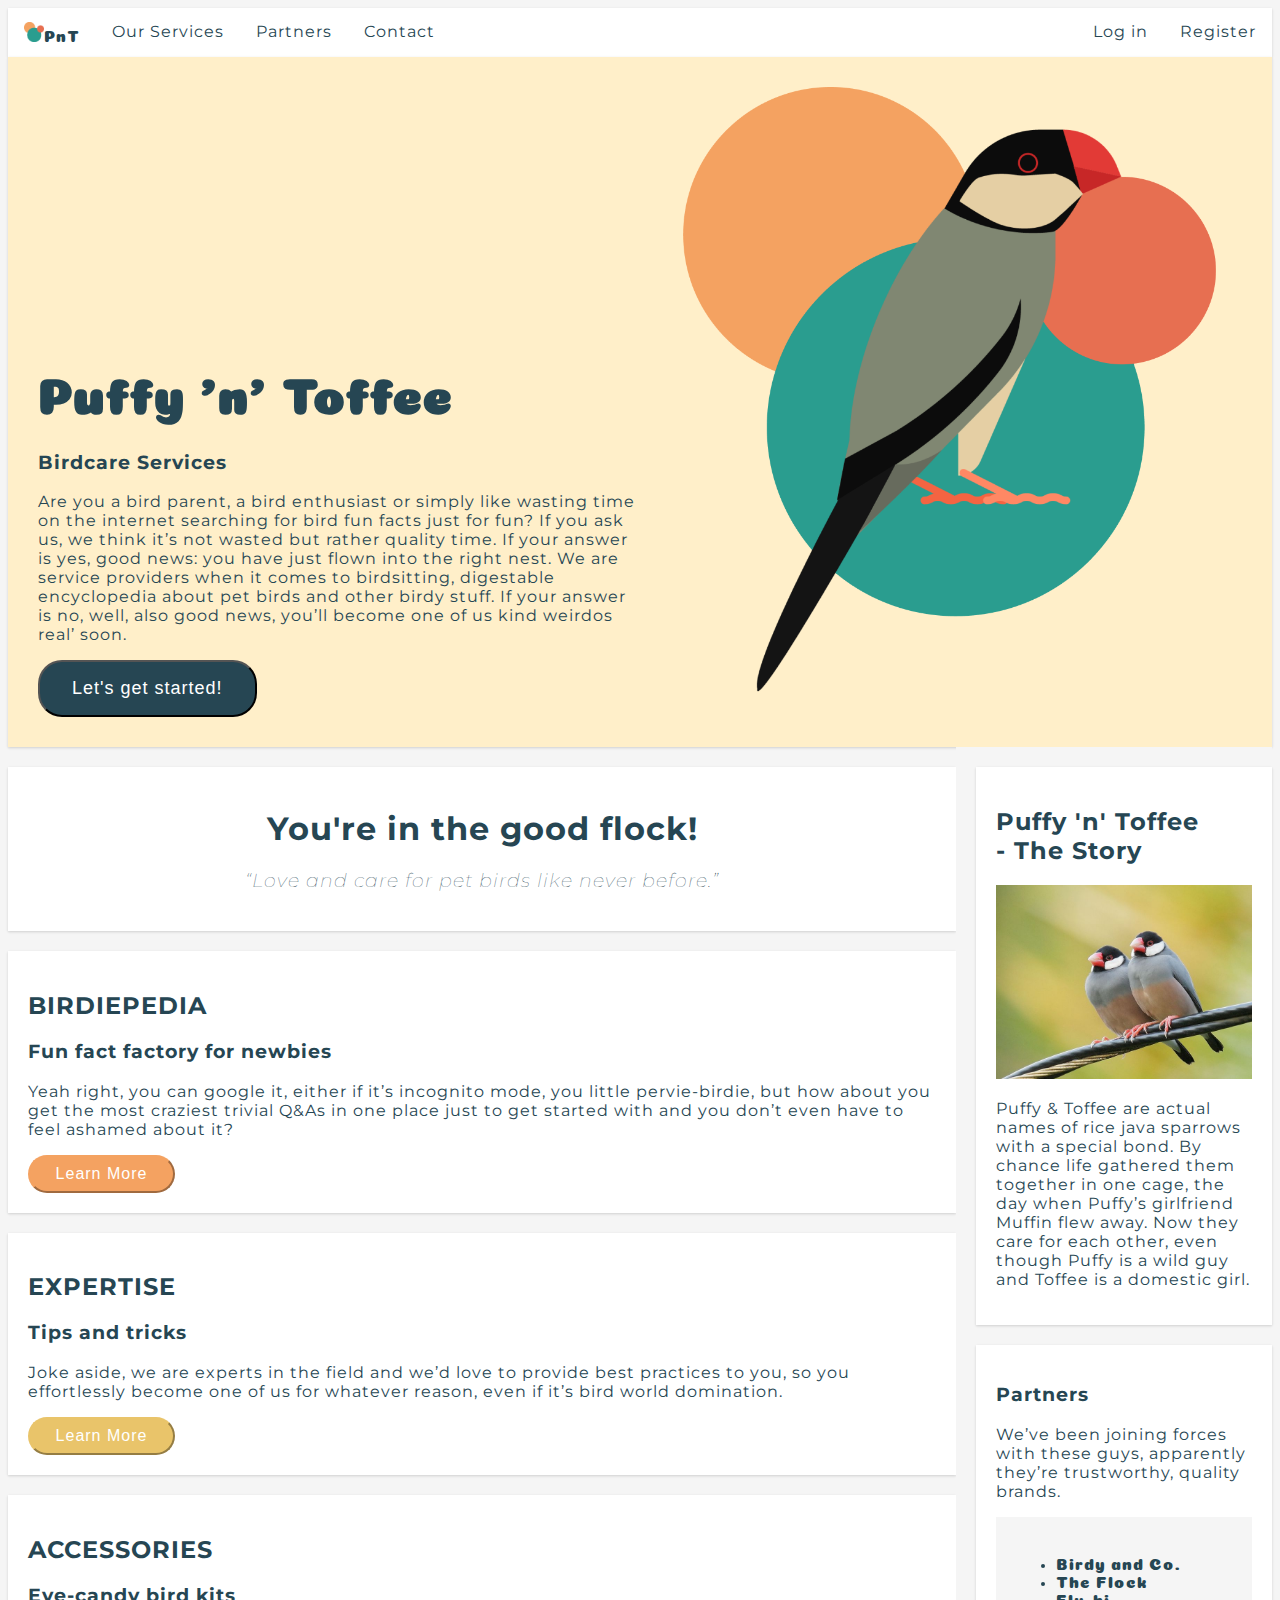
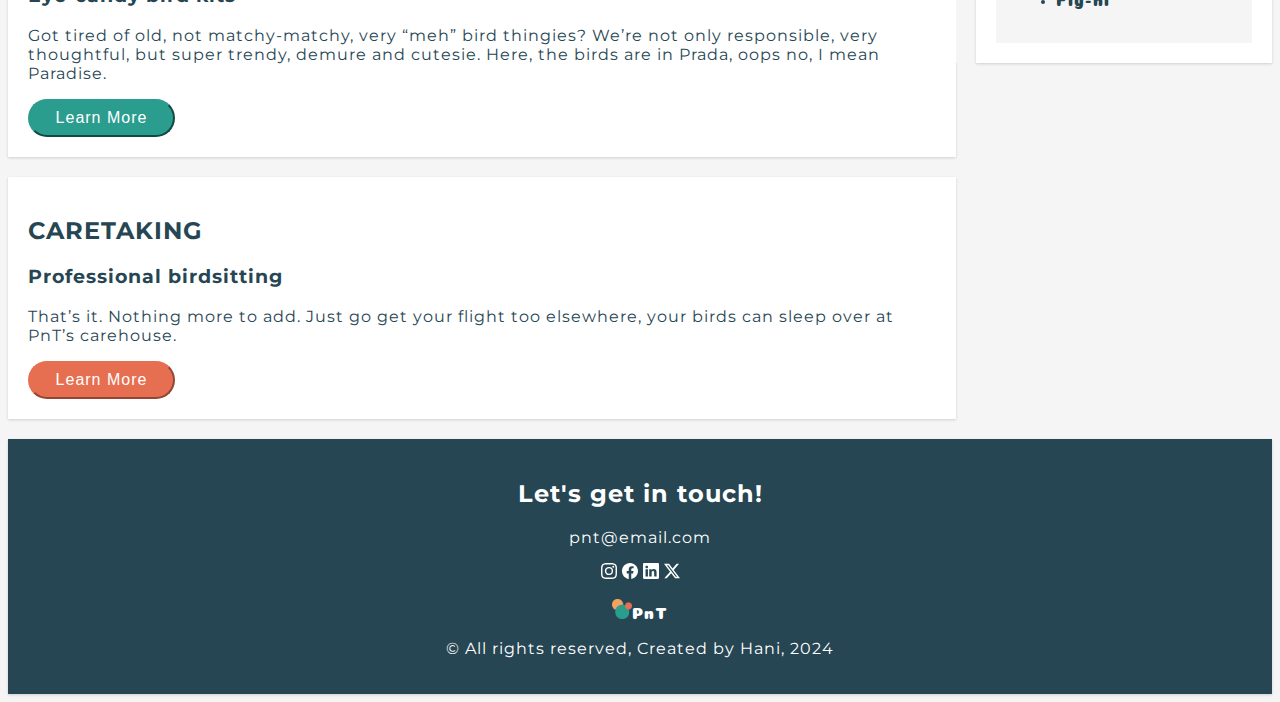
<file: PnT Website/index.html>
<!DOCTYPE html>
<html lang="en">
  <head>
    <meta charset="UTF-8" />
    <meta name="viewport" content="width=device-width, initial-scale=1.0" />
    <link rel="stylesheet" href="style.css" />
    <title>PnT Birdcare Services</title>
  </head>
  <body>
    <div class="topnav">
      <a style="font-family: Coiny; color: var(--dark)" href="#"
        ><img style="width: 20px" src="img/PnT_logo.png" alt="" />PnT</a
      >
      <a href="#services">Our Services</a>
      <a href="#partners">Partners</a>
      <a href="#contact">Contact</a>
      <a href="#" style="float: right">Register</a>
      <a href="#" style="float: right">Log in</a>
    </div>

    <div class="header">
      <img id="bird" src="img/PnT_hero.png" alt="bird illustration" />
      <h1>Puffy 'n' Toffee</h1>
      <h3>Birdcare Services</h3>
      <p>
        Are you a bird parent, a bird enthusiast or simply like wasting time on
        the internet searching for bird fun facts just for fun? If you ask us,
        we think it’s not wasted but rather quality time. If your answer is yes,
        good news: you have just flown into the right nest. We are service
        providers when it comes to birdsitting, digestable encyclopedia about
        pet birds and other birdy stuff. If your answer is no, well, also good
        news, you’ll become one of us kind weirdos real’ soon.
      </p>
      <a href="#services"
        ><button class="btn-primary">Let's get started!</button></a
      >
    </div>

    <div class="row">
      <div class="leftcolumn">
        <div style="text-align: center" class="card">
          <h1>You're in the good flock!</h1>
          <h3 style="font-weight: lighter; font-style: italic">
            “Love and care for pet birds like never before.”
          </h3>
        </div>
        <div id="services" class="card">
          <h2>BIRDIEPEDIA</h2>
          <h3>Fun fact factory for newbies</h3>
          <p>
            Yeah right, you can google it, either if it’s incognito mode, you
            little pervie-birdie, but how about you get the most craziest
            trivial Q&As in one place just to get started with and you don’t
            even have to feel ashamed about it?
          </p>
          <a href="#"
            ><button
              onclick="displayMessage()"
              style="
                background-color: var(--orange);
                border-color: var(--orange);
              "
              class="btn-secondary"
            >
              Learn More
            </button></a
          >
        </div>
        <div class="card">
          <h2>EXPERTISE</h2>
          <h3>Tips and tricks</h3>
          <p>
            Joke aside, we are experts in the field and we’d love to provide
            best practices to you, so you effortlessly become one of us for
            whatever reason, even if it’s bird world domination.
          </p>
          <a href="#"
            ><button
              onclick="displayMessage()"
              style="
                background-color: var(--yellow);
                border-color: var(--yellow);
              "
              class="btn-secondary"
            >
              Learn More
            </button></a
          >
        </div>
        <div class="card">
          <h2>ACCESSORIES</h2>
          <h3>Eye-candy bird kits</h3>
          <p>
            Got tired of old, not matchy-matchy, very “meh” bird thingies? We’re
            not only responsible, very thoughtful, but super trendy, demure and
            cutesie. Here, the birds are in Prada, oops no, I mean Paradise.
          </p>
          <a href="#"
            ><button
              onclick="displayMessage()"
              style="background-color: var(--green); border-color: var(--green)"
              class="btn-secondary"
            >
              Learn More
            </button></a
          >
        </div>
        <div class="card">
          <h2>CARETAKING</h2>
          <h3>Professional birdsitting</h3>
          <p>
            That’s it. Nothing more to add. Just go get your flight too
            elsewhere, your birds can sleep over at PnT’s carehouse.
          </p>
          <a href="#"
            ><button
              onclick="displayMessage()"
              style="background-color: var(--red); border-color: var(--red)"
              class="btn-secondary"
            >
              Learn More
            </button></a
          >
        </div>
      </div>
      <div class="rightcolumn">
        <div class="card">
          <h2>Puffy 'n' Toffee <br />- The Story</h2>
          <img
            width="100%"
            src="img/java-sparrow-couple.jpg"
            alt="java sparrow couple"
          />
          <p>
            Puffy & Toffee are actual names of rice java sparrows with a special
            bond. By chance life gathered them together in one cage, the day
            when Puffy’s girlfriend Muffin flew away. Now they care for each
            other, even though Puffy is a wild guy and Toffee is a domestic
            girl.
          </p>
        </div>
        <div id="partners" class="card">
          <h3>Partners</h3>
          <p>
            We’ve been joining forces with these guys, apparently they’re
            trustworthy, quality brands.
          </p>
          <div class="partner-list">
            <ul>
              <li>Birdy and Co.</li>
              <li>The Flock</li>
              <li>Fly-hi</li>
            </ul>
          </div>
        </div>
      </div>
    </div>

    <div id="contact" class="footer">
      <h2>Let's get in touch!</h2>
      <p>pnt@email.com</p>
      <div class="icons">
        <a target="_blank" href="https://instagram.com"
          ><svg
            xmlns="http://www.w3.org/2000/svg"
            width="16"
            height="16"
            fill="currentColor"
            class="bi bi-instagram"
            viewBox="0 0 16 16"
          >
            <path
              d="M8 0C5.829 0 5.556.01 4.703.048 3.85.088 3.269.222 2.76.42a3.9 3.9 0 0 0-1.417.923A3.9 3.9 0 0 0 .42 2.76C.222 3.268.087 3.85.048 4.7.01 5.555 0 5.827 0 8.001c0 2.172.01 2.444.048 3.297.04.852.174 1.433.372 1.942.205.526.478.972.923 1.417.444.445.89.719 1.416.923.51.198 1.09.333 1.942.372C5.555 15.99 5.827 16 8 16s2.444-.01 3.298-.048c.851-.04 1.434-.174 1.943-.372a3.9 3.9 0 0 0 1.416-.923c.445-.445.718-.891.923-1.417.197-.509.332-1.09.372-1.942C15.99 10.445 16 10.173 16 8s-.01-2.445-.048-3.299c-.04-.851-.175-1.433-.372-1.941a3.9 3.9 0 0 0-.923-1.417A3.9 3.9 0 0 0 13.24.42c-.51-.198-1.092-.333-1.943-.372C10.443.01 10.172 0 7.998 0zm-.717 1.442h.718c2.136 0 2.389.007 3.232.046.78.035 1.204.166 1.486.275.373.145.64.319.92.599s.453.546.598.92c.11.281.24.705.275 1.485.039.843.047 1.096.047 3.231s-.008 2.389-.047 3.232c-.035.78-.166 1.203-.275 1.485a2.5 2.5 0 0 1-.599.919c-.28.28-.546.453-.92.598-.28.11-.704.24-1.485.276-.843.038-1.096.047-3.232.047s-2.39-.009-3.233-.047c-.78-.036-1.203-.166-1.485-.276a2.5 2.5 0 0 1-.92-.598 2.5 2.5 0 0 1-.6-.92c-.109-.281-.24-.705-.275-1.485-.038-.843-.046-1.096-.046-3.233s.008-2.388.046-3.231c.036-.78.166-1.204.276-1.486.145-.373.319-.64.599-.92s.546-.453.92-.598c.282-.11.705-.24 1.485-.276.738-.034 1.024-.044 2.515-.045zm4.988 1.328a.96.96 0 1 0 0 1.92.96.96 0 0 0 0-1.92m-4.27 1.122a4.109 4.109 0 1 0 0 8.217 4.109 4.109 0 0 0 0-8.217m0 1.441a2.667 2.667 0 1 1 0 5.334 2.667 2.667 0 0 1 0-5.334"
            /></svg
        ></a>
        <a target="_blank" href="https://facebook.com"
          ><svg
            xmlns="http://www.w3.org/2000/svg"
            width="16"
            height="16"
            fill="currentColor"
            class="bi bi-facebook"
            viewBox="0 0 16 16"
          >
            <path
              d="M16 8.049c0-4.446-3.582-8.05-8-8.05C3.58 0-.002 3.603-.002 8.05c0 4.017 2.926 7.347 6.75 7.951v-5.625h-2.03V8.05H6.75V6.275c0-2.017 1.195-3.131 3.022-3.131.876 0 1.791.157 1.791.157v1.98h-1.009c-.993 0-1.303.621-1.303 1.258v1.51h2.218l-.354 2.326H9.25V16c3.824-.604 6.75-3.934 6.75-7.951"
            /></svg
        ></a>
        <a target="_blank" href="https://linkedin.com">
          <svg
            xmlns="http://www.w3.org/2000/svg"
            width="16"
            height="16"
            fill="currentColor"
            class="bi bi-linkedin"
            viewBox="0 0 16 16"
          >
            <path
              d="M0 1.146C0 .513.526 0 1.175 0h13.65C15.474 0 16 .513 16 1.146v13.708c0 .633-.526 1.146-1.175 1.146H1.175C.526 16 0 15.487 0 14.854zm4.943 12.248V6.169H2.542v7.225zm-1.2-8.212c.837 0 1.358-.554 1.358-1.248-.015-.709-.52-1.248-1.342-1.248S2.4 3.226 2.4 3.934c0 .694.521 1.248 1.327 1.248zm4.908 8.212V9.359c0-.216.016-.432.08-.586.173-.431.568-.878 1.232-.878.869 0 1.216.662 1.216 1.634v3.865h2.401V9.25c0-2.22-1.184-3.252-2.764-3.252-1.274 0-1.845.7-2.165 1.193v.025h-.016l.016-.025V6.169h-2.4c.03.678 0 7.225 0 7.225z"
            />
          </svg>
        </a>
        <a target="_blank" href="https:twitter.com"
          ><svg
            xmlns="http://www.w3.org/2000/svg"
            width="16"
            height="16"
            fill="currentColor"
            class="bi bi-twitter-x"
            viewBox="0 0 16 16"
          >
            <path
              d="M12.6.75h2.454l-5.36 6.142L16 15.25h-4.937l-3.867-5.07-4.425 5.07H.316l5.733-6.57L0 .75h5.063l3.495 4.633L12.601.75Zm-.86 13.028h1.36L4.323 2.145H2.865z"
            /></svg
        ></a>
      </div>
      <a style="font-family: Coiny" href="#"
        ><img style="width: 20px" src="img/PnT_logo.png" alt="" />PnT</a
      >
      <p>© All rights reserved, Created by Hani, 2024</p>
    </div>
    <script>
      function displayMessage() {
        alert("You're now learning more.");
      }
    </script>
  </body>
</html>
</file>
<file: PnT Website/style.css>
@import url('https://fonts.googleapis.com/css2?family=Coiny&family=Montserrat:ital,wght@0,100..900;1,100..900&display=swap');

:root{
--dark: #264653;
--green: #2A9D8F;
--yellow: #E9C46A;
--orange: #F4A261;
--red: #E76F51;
--light: #FFEFC9;
}

* {
    box-sizing: border-box;
    letter-spacing: 1px;
}

body {
    font-family: Arial;
    padding: 0px;
    background: whitesmoke;
    font-family: "Montserrat";
    color: var(--dark);
}

a:link {
    text-decoration: none;
    color: white;
}

a:visited {
    text-decoration: none;
    color: white;
}

a:hover {
    text-decoration: none;
    color: white;
}

a:active {
    text-decoration: none;
    color: white;
}

/* Style the top navigation bar */
.topnav {
    overflow: hidden;
    background-color: white;
    color: var(--dark);
    box-shadow: rgba(0, 0, 0, 0.1) 0px 1px 3px 0px, rgba(0, 0, 0, 0.06) 0px 1px 2px 0px;
}

/* Style the topnav links */
.topnav a {
    float: left;
    display: block;
    color: var(--dark);
    text-align: center;
    padding: 14px 16px;
    text-decoration: none;
}

/* Change color on hover */
.topnav a:hover {
    background-color: #ddd;
    color: black;
}

/* Header/Blog Title */
.header {
    padding: 30px;
    text-align: left;
    background: var(--light);
    box-shadow: rgba(0, 0, 0, 0.1) 0px 1px 3px 0px, rgba(0, 0, 0, 0.06) 0px 1px 2px 0px;
}

.header h1 {
    font-size: 50px;
    font-family: "Coiny";
    padding-top: 20%;
}

.header img {
    width: 50%;
    float: right;
}

.btn-primary {
    background-color: var(--dark);
    border-radius: 1.5rem;
    color: white;
    cursor: pointer;
    display: inline-block;
    font-size: 1rem;
    padding: 1rem 1.6rem;
    text-align: center;
    text-decoration: none white solid;
}

.btn-primary:hover {
    background-color: gray;
    color: white;
}
.btn-secondary {
    background-color: var(--dark);
    border-radius: 1.5rem;
    color: white;
    cursor: pointer;
    display: inline-block;
    font-size: 1rem;
    padding: .5rem 1.6rem;
    text-align: center;
    text-decoration: none white solid;
}

@media (min-width: 768px) {
    .btn-primary {
        font-size: 1.125rem;
        padding: 1rem 2rem;
    }
}

/* Create two unequal columns that floats next to each other */
/* Left column */
.leftcolumn {
    float: left;
    width: 75%;
}

/* Right column */
.rightcolumn {
    float: left;
    width: 25%;
    background-color: whitesmoke;
    padding-left: 20px;
}

.partner-list {
    background-color: whitesmoke;
    width: 100%;
    padding: 20px;
    font-family: "Coiny";
}

/* Add a card effect for articles */
.card {
    background-color: white;
    padding: 20px;
    margin-top: 20px;
    box-shadow: rgba(0, 0, 0, 0.1) 0px 1px 3px 0px, rgba(0, 0, 0, 0.06) 0px 1px 2px 0px;
}

/* Clear floats after the columns */
.row::after {
    content: "";
    display: table;
    clear: both;
}

/* Footer */
.footer {
    padding: 20px;
    text-align: center;
    background: var(--dark);
    color: white;
    margin-top: 20px;
    box-shadow: rgba(0, 0, 0, 0.1) 0px 1px 3px 0px, rgba(0, 0, 0, 0.06) 0px 1px 2px 0px;
}

.icons{
    margin: 1em;
}

/* Responsive layout - when the screen is less than 800px wide, make the two columns stack on top of each other instead of next to each other */
@media screen and (max-width: 800px) {

    .leftcolumn,
    .rightcolumn {
        width: 100%;
        padding: 0;
    }
}

/* Responsive layout - when the screen is less than 400px wide, make the navigation links stack on top of each other instead of next to each other */
@media screen and (max-width: 400px) {
    .topnav a {
        float: none;
        width: 100%;
    }
}
</file>
